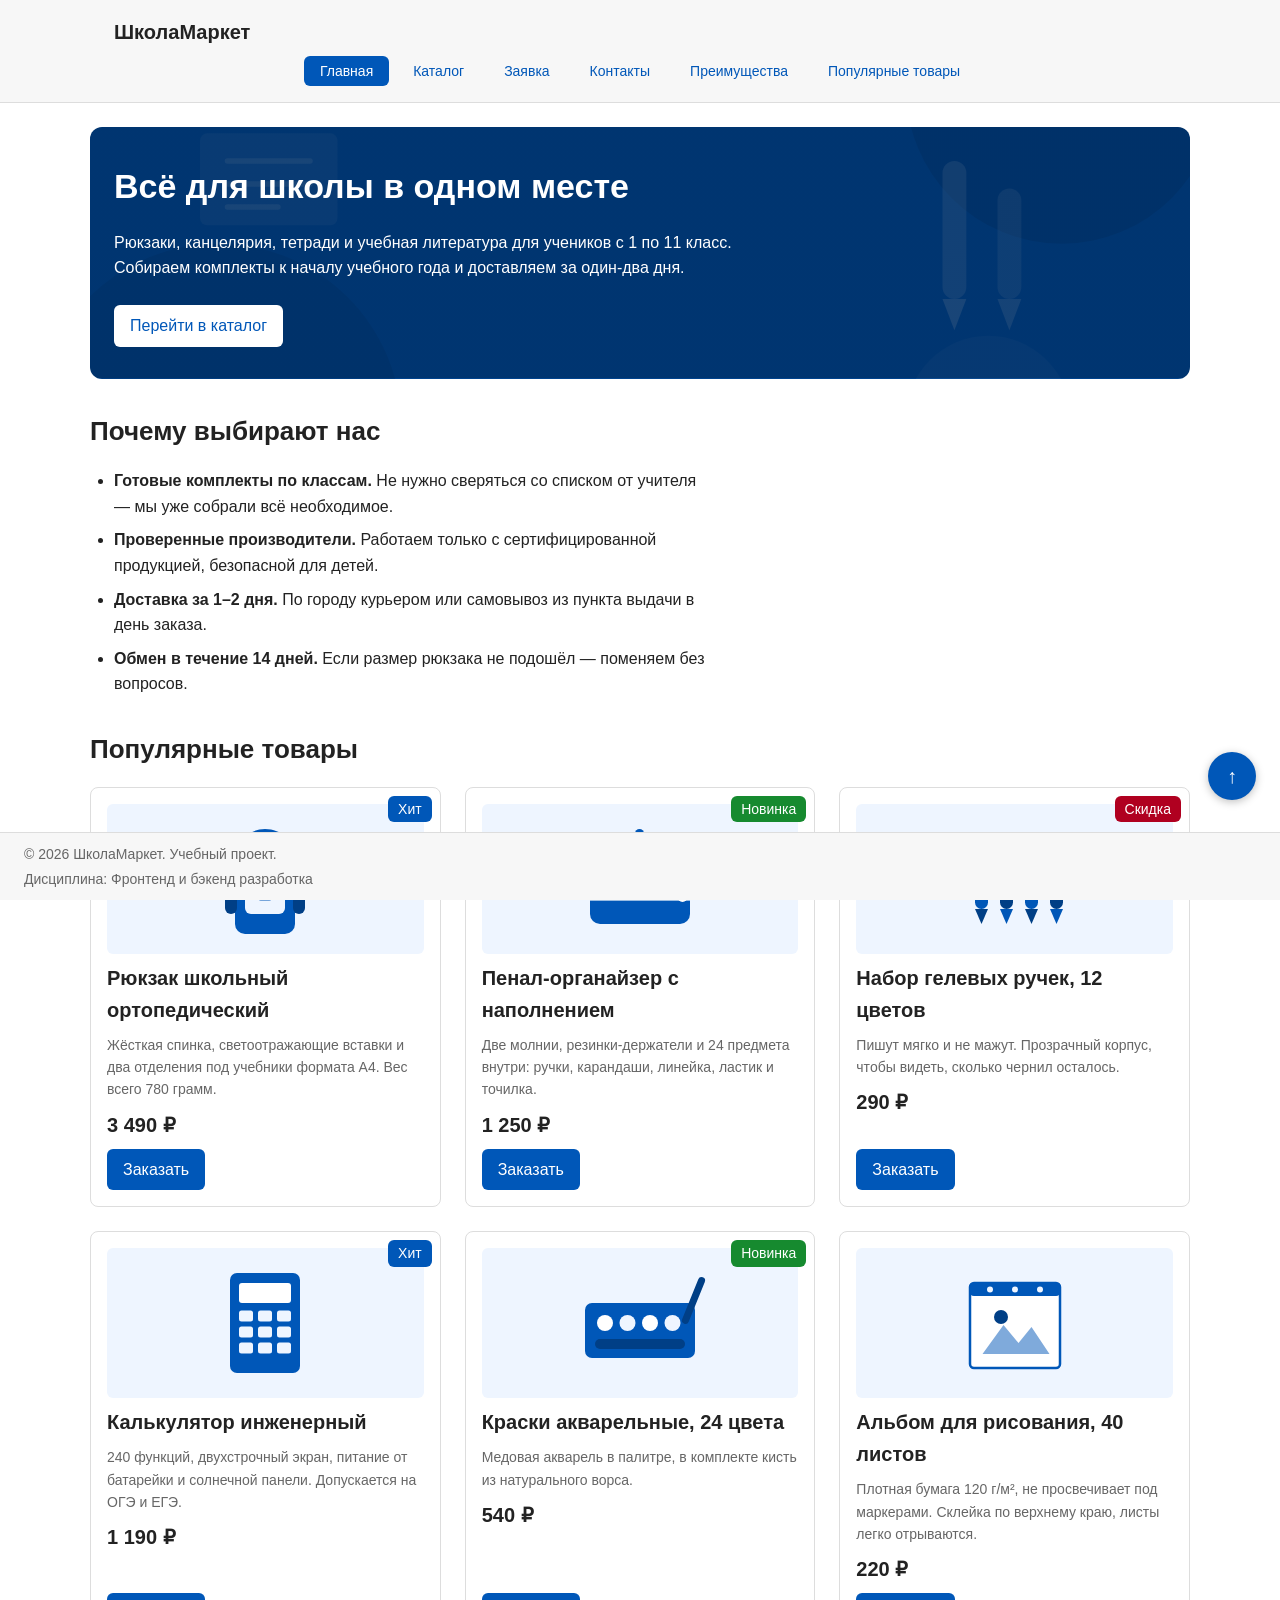
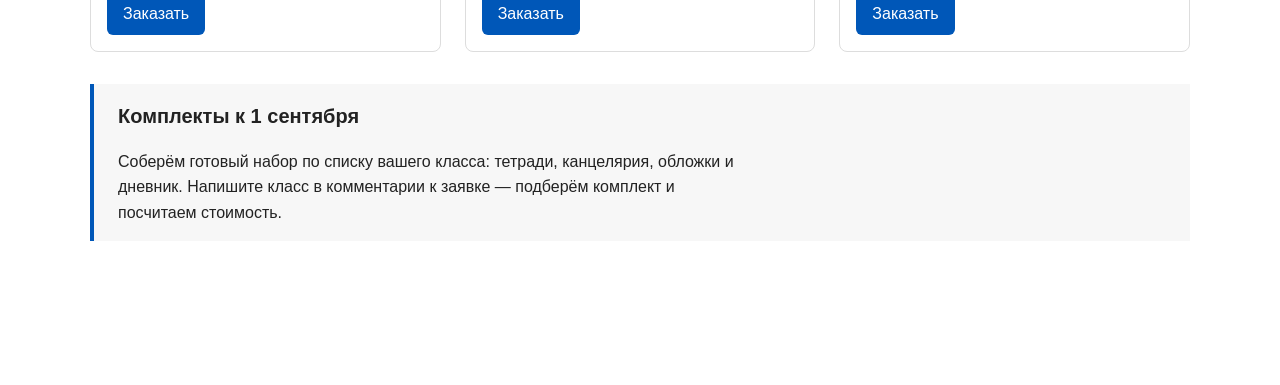
<file: index.html>
<!DOCTYPE html>
<html lang="ru">
<head>
  <meta charset="UTF-8">
  <meta name="viewport" content="width=device-width, initial-scale=1.0">
  <meta name="description" content="ШколаМаркет — школьные товары, канцелярия и учебная литература с доставкой.">
  <title>ШколаМаркет — школьные товары и канцелярия</title>
  <link rel="stylesheet" href="css/style.css">
  <script src="js/main.js" defer></script>
</head>
<body>
  <header class="site-header">
    <div class="site-header__inner">
      <a class="site-header__logo" href="index.html">ШколаМаркет</a>
      <nav class="site-nav" aria-label="Основная навигация">
        <ul class="site-nav__list">
          <li class="site-nav__item"><a class="site-nav__link site-nav__link--active" href="index.html">Главная</a></li>
          <li class="site-nav__item"><a class="site-nav__link" href="catalog.html">Каталог</a></li>
          <li class="site-nav__item"><a class="site-nav__link" href="order.html">Заявка</a></li>
          <li class="site-nav__item"><a class="site-nav__link" href="contacts.html">Контакты</a></li>
          <li class="site-nav__item"><a class="site-nav__link" href="index.html#advantages">Преимущества</a></li>
          <li class="site-nav__item"><a class="site-nav__link" href="index.html#popular">Популярные товары</a></li>
        </ul>
      </nav>
    </div>
  </header>

  <main>
    <section class="hero">
      <h1 class="hero__title">Всё для школы в одном месте</h1>
      <p class="hero__text">
        Рюкзаки, канцелярия, тетради и учебная литература для учеников
        с 1 по 11 класс. Собираем комплекты к началу учебного года
        и доставляем за один-два дня.
      </p>
      <a class="button button--primary hero__button" href="catalog.html">Перейти в каталог</a>
    </section>

    <section class="section" id="advantages">
      <h2 class="section__title">Почему выбирают нас</h2>
      <ul class="advantages-list">
        <li class="advantages-list__item">
          <strong>Готовые комплекты по классам.</strong> Не нужно сверяться
          со списком от учителя — мы уже собрали всё необходимое.
        </li>
        <li class="advantages-list__item">
          <strong>Проверенные производители.</strong> Работаем только
          с сертифицированной продукцией, безопасной для детей.
        </li>
        <li class="advantages-list__item">
          <strong>Доставка за 1–2 дня.</strong> По городу курьером
          или самовывоз из пункта выдачи в день заказа.
        </li>
        <li class="advantages-list__item">
          <strong>Обмен в течение 14 дней.</strong> Если размер рюкзака
          не подошёл — поменяем без вопросов.
        </li>
      </ul>
    </section>

    <section class="section" id="popular">
      <h2 class="section__title">Популярные товары</h2>
      <div class="products-grid">

        <article class="product-card">
          <span class="product-card__badge product-card__badge--hit">Хит</span>
          <img class="product-card__image" src="images/backpack.svg" width="400" height="300"
               alt="Синий школьный рюкзак с ортопедической спинкой">
          <h3 class="product-card__title">Рюкзак школьный ортопедический</h3>
          <p class="product-card__description">
            Жёсткая спинка, светоотражающие вставки и два отделения под
            учебники формата А4. Вес всего 780 грамм.
          </p>
          <p class="product-card__price">3 490 ₽</p>
          <button class="button button--primary product-card__button" type="button" data-product="Рюкзак школьный ортопедический">
            Заказать
          </button>
        </article>

        <article class="product-card">
          <span class="product-card__badge product-card__badge--new">Новинка</span>
          <img class="product-card__image" src="images/pencil-case.svg" width="400" height="300"
               alt="Синий пенал-органайзер с ручками и карандашами">
          <h3 class="product-card__title">Пенал-органайзер с наполнением</h3>
          <p class="product-card__description">
            Две молнии, резинки-держатели и 24 предмета внутри: ручки,
            карандаши, линейка, ластик и точилка.
          </p>
          <p class="product-card__price">1 250 ₽</p>
          <button class="button button--primary product-card__button" type="button" data-product="Пенал-органайзер с наполнением">
            Заказать
          </button>
        </article>

        <article class="product-card">
          <span class="product-card__badge product-card__badge--sale">Скидка</span>
          <img class="product-card__image" src="images/pens.svg" width="400" height="300"
               alt="Набор гелевых ручек разных цветов">
          <h3 class="product-card__title">Набор гелевых ручек, 12 цветов</h3>
          <p class="product-card__description">
            Пишут мягко и не мажут. Прозрачный корпус, чтобы видеть,
            сколько чернил осталось.
          </p>
          <p class="product-card__price">290 ₽</p>
          <button class="button button--primary product-card__button" type="button" data-product="Набор гелевых ручек, 12 цветов">
            Заказать
          </button>
        </article>
        
        <article class="product-card">
          <span class="product-card__badge product-card__badge--hit">Хит</span>
          <img class="product-card__image" src="images/calculator.svg" width="400" height="300"
               alt="Инженерный калькулятор с большим экраном">
          <h3 class="product-card__title">Калькулятор инженерный</h3>
          <p class="product-card__description">
            240 функций, двухстрочный экран, питание от батарейки
            и солнечной панели. Допускается на ОГЭ и ЕГЭ.
          </p>
          <p class="product-card__price">1 190 ₽</p>
          <button class="button button--primary product-card__button" type="button" data-product="Калькулятор инженерный">
            Заказать
          </button>
        </article>

        <article class="product-card">
          <span class="product-card__badge product-card__badge--new">Новинка</span>
          <img class="product-card__image" src="images/paints.svg" width="400" height="300"
               alt="Палитра акварельных красок с кистью">
          <h3 class="product-card__title">Краски акварельные, 24 цвета</h3>
          <p class="product-card__description">
            Медовая акварель в палитре, в комплекте кисть
            из натурального ворса.
          </p>
          <p class="product-card__price">540 ₽</p>
          <button class="button button--primary product-card__button" type="button" data-product="Краски акварельные, 24 цвета">
            Заказать
          </button>
        </article>

        <article class="product-card">
          <img class="product-card__image" src="images/album.svg" width="400" height="300"
               alt="Альбом для рисования на пружине">
          <h3 class="product-card__title">Альбом для рисования, 40 листов</h3>
          <p class="product-card__description">
            Плотная бумага 120 г/м², не просвечивает под маркерами.
            Склейка по верхнему краю, листы легко отрываются.
          </p>
          <p class="product-card__price">220 ₽</p>
          <button class="button button--primary product-card__button" type="button" data-product="Альбом для рисования, 40 листов">
            Заказать
          </button>
        </article>
      </div>
    </section>

    <aside class="aside-info">
      <h2 class="aside-info__title">Комплекты к 1 сентября</h2>
      <p class="aside-info__text">
        Соберём готовый набор по списку вашего класса: тетради, канцелярия,
        обложки и дневник. Напишите класс в комментарии к заявке — подберём
        комплект и посчитаем стоимость.
      </p>
    </aside>
  </main>

  <footer class="site-footer" id="contacts">
    <p>&copy; 2026 ШколаМаркет. Учебный проект.</p>
    <p>Дисциплина: Фронтенд и бэкенд разработка</p>
  </footer>

  <dialog class="order-dialog" id="order-dialog" aria-labelledby="order-dialog-title">
    <h2 class="order-dialog__title" id="order-dialog-title">Оформление заявки</h2>
    <form class="order-form" id="order-form" action="#" method="post" novalidate>
      <input id="selected-product" name="selected-product" type="hidden">

      <div class="order-form__field">
        <label class="order-form__label" for="order-name">Имя</label>
        <input class="order-form__input" id="order-name" name="name" type="text"
               placeholder="Введите ваше имя" minlength="2" autocomplete="given-name" required>
      </div>

      <div class="order-form__field">
        <label class="order-form__label" for="order-email">E-mail</label>
        <input class="order-form__input" id="order-email" name="email" type="email"
               placeholder="example@mail.ru" autocomplete="email" required>
      </div>

      <div class="order-form__field">
        <label class="order-form__label" for="order-phone">Телефон</label>
        <input class="order-form__input" id="order-phone" name="phone" type="tel" inputmode="tel"
               placeholder="+7 (900) 000-00-00" pattern="^\+7 \(\d{3}\) \d{3}-\d{2}-\d{2}$" required>
        <small class="order-form__hint">Формат: +7 (900) 000-00-00</small>
      </div>

      <div class="order-form__field">
        <label class="order-form__label" for="order-date">Дата связи</label>
        <input class="order-form__input" id="order-date" name="date" type="date">
      </div>

      <div class="order-form__field">
        <label class="order-form__label" for="order-topic">Тема заявки</label>
        <select class="order-form__select" id="order-topic" name="topic" required>
          <option value="">Выберите тему</option>
          <option value="product">Заказ товара</option>
          <option value="set">Комплект к 1 сентября</option>
          <option value="consultation">Консультация</option>
          <option value="delivery">Доставка</option>
        </select>
      </div>

      <div class="order-form__field">
        <label class="order-form__label" for="order-comment">Комментарий</label>
        <textarea class="order-form__textarea" id="order-comment" name="comment" rows="4"
                  placeholder="Класс, список от учителя, пожелания по заказу"></textarea>
      </div>

      <div class="order-form__field order-form__field--checkbox">
        <label class="order-form__label">
          <input class="order-form__checkbox" id="order-agreement" name="agreement" type="checkbox" required>
          Я согласен на обработку данных
        </label>
      </div>

      <div class="order-form__actions">
        <button class="button button--secondary" type="button" id="close-order-dialog">Закрыть</button>
        <button class="button button--primary" type="submit">Отправить заявку</button>
      </div>
    </form>
  </dialog>

  <p class="success-message" id="success-message" hidden>
    Заявка отправлена! Мы свяжемся с вами в течение рабочего дня.
  </p>

  <a class="scroll-top" href="#top" aria-label="Наверх">↑</a>
</body>
</html>
</file>
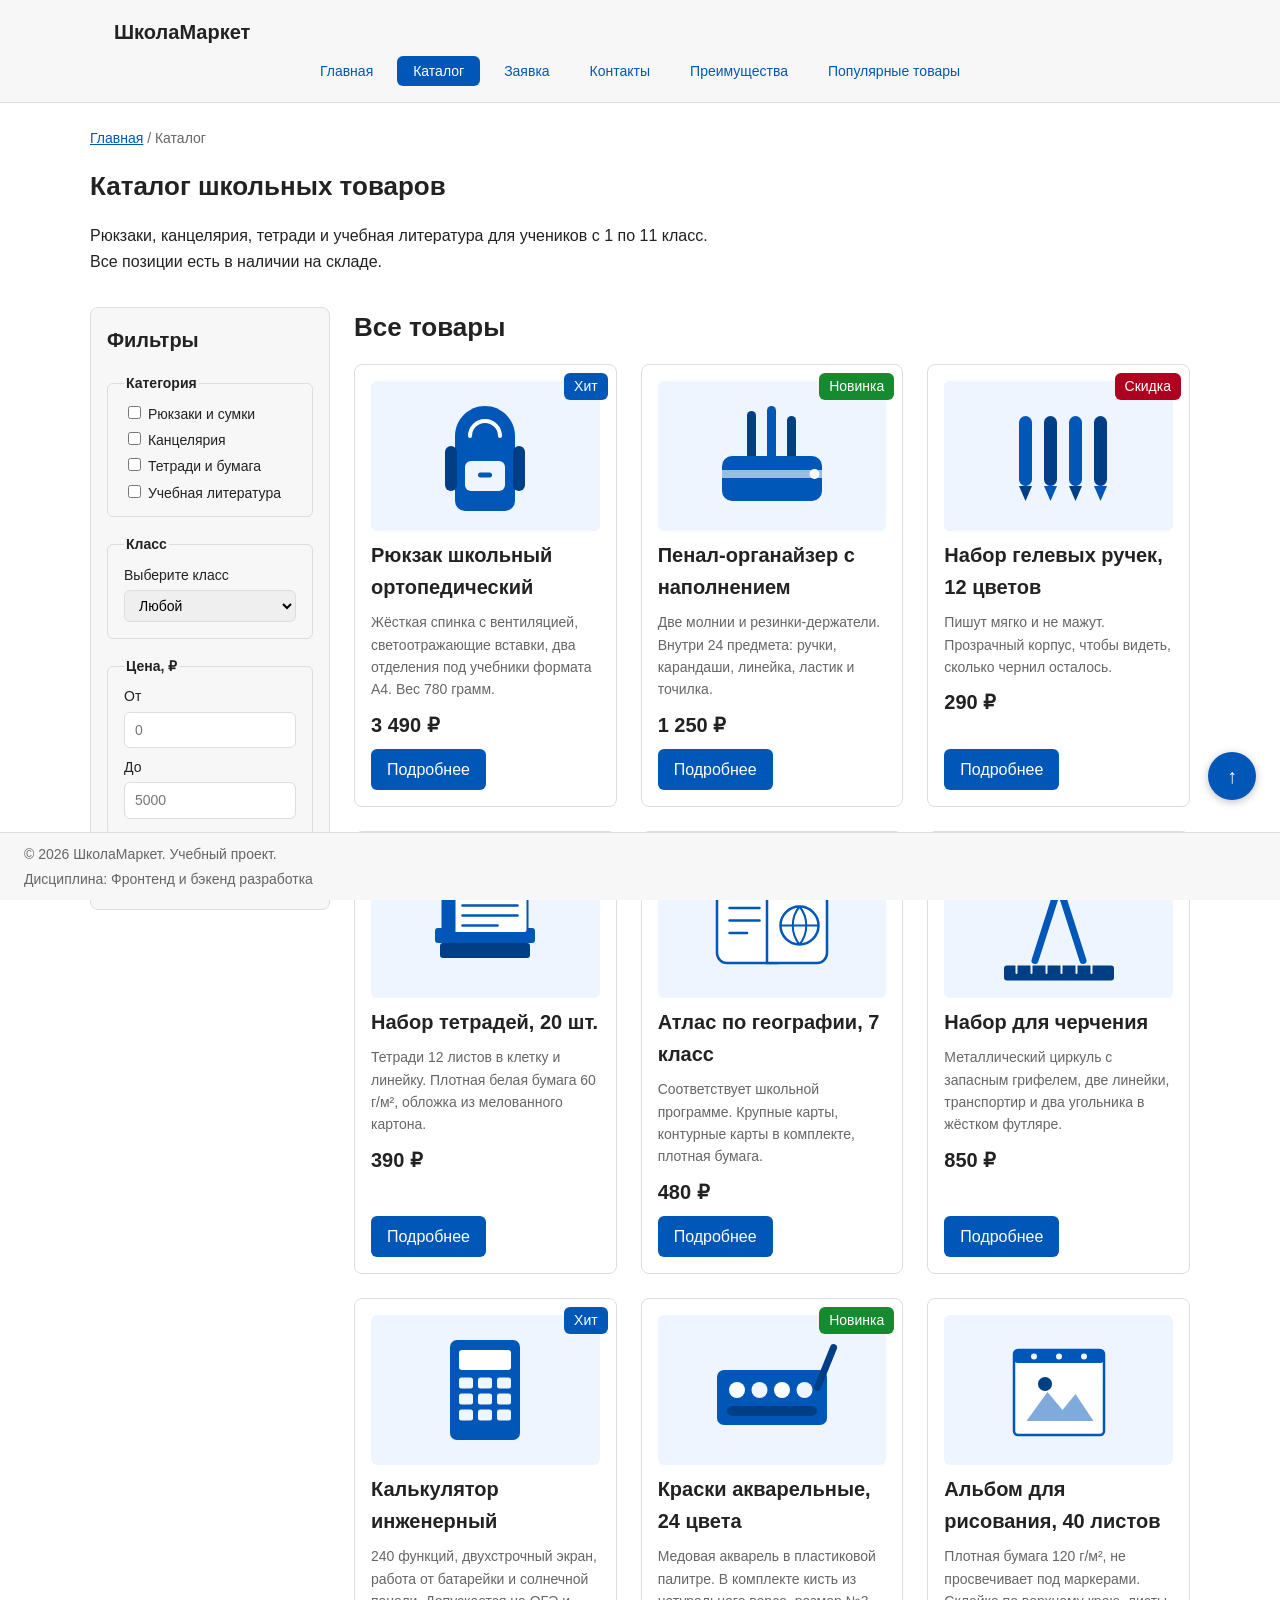
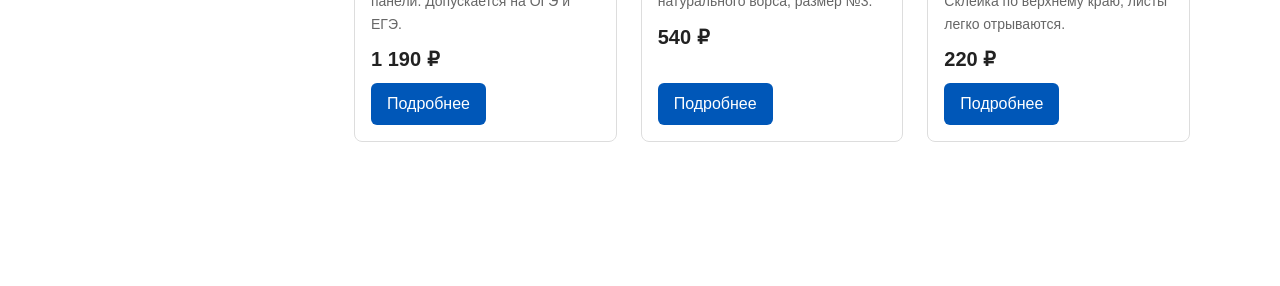
<file: catalog.html>
<!DOCTYPE html>
<html lang="ru">
<head>
  <meta charset="UTF-8">
  <meta name="viewport" content="width=device-width, initial-scale=1.0">
  <meta name="description" content="Каталог школьных товаров: рюкзаки, канцелярия, тетради и учебная литература.">
  <title>Каталог товаров — ШколаМаркет</title>
  <link rel="stylesheet" href="css/style.css">
</head>
<body>
  <header class="site-header">
    <div class="site-header__inner">
      <a class="site-header__logo" href="index.html">ШколаМаркет</a>
      <nav class="site-nav" aria-label="Основная навигация">
        <ul class="site-nav__list">
          <li class="site-nav__item"><a class="site-nav__link" href="index.html">Главная</a></li>
          <li class="site-nav__item"><a class="site-nav__link site-nav__link--active" href="catalog.html">Каталог</a></li>
          <li class="site-nav__item"><a class="site-nav__link" href="order.html">Заявка</a></li>
          <li class="site-nav__item"><a class="site-nav__link" href="contacts.html">Контакты</a></li>
          <li class="site-nav__item"><a class="site-nav__link" href="index.html#advantages">Преимущества</a></li>
          <li class="site-nav__item"><a class="site-nav__link" href="index.html#popular">Популярные товары</a></li>
        </ul>
      </nav>
    </div>
  </header>

  <main>
    <nav class="breadcrumbs" aria-label="Хлебные крошки">
      <a class="breadcrumbs__link" href="index.html">Главная</a>
      <span class="breadcrumbs__current">Каталог</span>
    </nav>

    <section class="section">
      <h1 class="section__title">Каталог школьных товаров</h1>
      <p>
        Рюкзаки, канцелярия, тетради и учебная литература для учеников
        с 1 по 11 класс. Все позиции есть в наличии на складе.
      </p>
    </section>

    <section class="catalog-layout">
      <aside class="catalog-filters">
        <h2 class="catalog-filters__title">Фильтры</h2>
        <form class="filters-form" action="#" method="get">
          <fieldset class="filters-form__group">
            <legend class="filters-form__legend">Категория</legend>
            <label class="filters-form__label">
              <input class="filters-form__checkbox" type="checkbox" name="category" value="backpacks">
              Рюкзаки и сумки
            </label>
            <label class="filters-form__label">
              <input class="filters-form__checkbox" type="checkbox" name="category" value="stationery">
              Канцелярия
            </label>
            <label class="filters-form__label">
              <input class="filters-form__checkbox" type="checkbox" name="category" value="notebooks">
              Тетради и бумага
            </label>
            <label class="filters-form__label">
              <input class="filters-form__checkbox" type="checkbox" name="category" value="books">
              Учебная литература
            </label>
          </fieldset>

          <fieldset class="filters-form__group">
            <legend class="filters-form__legend">Класс</legend>
            <label class="filters-form__label" for="grade">Выберите класс</label>
            <select class="filters-form__select" id="grade" name="grade">
              <option value="">Любой</option>
              <option value="1-4">1–4 класс</option>
              <option value="5-9">5–9 класс</option>
              <option value="10-11">10–11 класс</option>
            </select>
          </fieldset>

          <fieldset class="filters-form__group">
            <legend class="filters-form__legend">Цена, ₽</legend>
            <label class="filters-form__label" for="price-from">От</label>
            <input class="filters-form__input" id="price-from" name="price-from" type="number" min="0" placeholder="0">
            <label class="filters-form__label" for="price-to">До</label>
            <input class="filters-form__input" id="price-to" name="price-to" type="number" min="0" placeholder="5000">
          </fieldset>

          <button class="button button--primary" type="submit">Применить</button>
        </form>
      </aside>

      <section class="catalog-products">
        <h2 class="section__title">Все товары</h2>
        <div class="products-grid">

          <article class="product-card">
            <span class="product-card__badge product-card__badge--hit">Хит</span>
            <img class="product-card__image" src="images/backpack.svg" width="400" height="300"
                 alt="Синий школьный рюкзак с ортопедической спинкой">
            <h3 class="product-card__title">Рюкзак школьный ортопедический</h3>
            <p class="product-card__description">
              Жёсткая спинка с вентиляцией, светоотражающие вставки,
              два отделения под учебники формата А4. Вес 780 грамм.
            </p>
            <p class="product-card__price">3 490 ₽</p>
            <a class="button button--primary product-card__button" href="product.html">Подробнее</a>
          </article>

          <article class="product-card">
            <span class="product-card__badge product-card__badge--new">Новинка</span>
            <img class="product-card__image" src="images/pencil-case.svg" width="400" height="300"
                 alt="Синий пенал-органайзер с ручками и карандашами">
            <h3 class="product-card__title">Пенал-органайзер с наполнением</h3>
            <p class="product-card__description">
              Две молнии и резинки-держатели. Внутри 24 предмета:
              ручки, карандаши, линейка, ластик и точилка.
            </p>
            <p class="product-card__price">1 250 ₽</p>
            <a class="button button--primary product-card__button" href="product.html">Подробнее</a>
          </article>

          <article class="product-card">
            <span class="product-card__badge product-card__badge--sale">Скидка</span>
            <img class="product-card__image" src="images/pens.svg" width="400" height="300"
                 alt="Набор гелевых ручек разных цветов">
            <h3 class="product-card__title">Набор гелевых ручек, 12 цветов</h3>
            <p class="product-card__description">
              Пишут мягко и не мажут. Прозрачный корпус, чтобы видеть,
              сколько чернил осталось.
            </p>
            <p class="product-card__price">290 ₽</p>
            <a class="button button--primary product-card__button" href="product.html">Подробнее</a>
          </article>

          <article class="product-card">
            <img class="product-card__image" src="images/notebooks.svg" width="400" height="300"
                 alt="Стопка школьных тетрадей в клетку и линейку">
            <h3 class="product-card__title">Набор тетрадей, 20 шт.</h3>
            <p class="product-card__description">
              Тетради 12 листов в клетку и линейку. Плотная белая бумага
              60 г/м², обложка из мелованного картона.
            </p>
            <p class="product-card__price">390 ₽</p>
            <a class="button button--primary product-card__button" href="product.html">Подробнее</a>
          </article>

          <article class="product-card">
            <img class="product-card__image" src="images/atlas.svg" width="400" height="300"
                 alt="Открытый атлас по географии с изображением глобуса">
            <h3 class="product-card__title">Атлас по географии, 7 класс</h3>
            <p class="product-card__description">
              Соответствует школьной программе. Крупные карты, контурные
              карты в комплекте, плотная бумага.
            </p>
            <p class="product-card__price">480 ₽</p>
            <a class="button button--primary product-card__button" href="product.html">Подробнее</a>
          </article>

          <article class="product-card">
            <img class="product-card__image" src="images/drawing-set.svg" width="400" height="300"
                 alt="Циркуль и линейка из набора для черчения">
            <h3 class="product-card__title">Набор для черчения</h3>
            <p class="product-card__description">
              Металлический циркуль с запасным грифелем, две линейки,
              транспортир и два угольника в жёстком футляре.
            </p>
            <p class="product-card__price">850 ₽</p>
            <a class="button button--primary product-card__button" href="product.html">Подробнее</a>
          </article>
          
          <article class="product-card">
            <span class="product-card__badge product-card__badge--hit">Хит</span>
            <img class="product-card__image" src="images/calculator.svg" width="400" height="300"
                 alt="Инженерный калькулятор с большим экраном">
            <h3 class="product-card__title">Калькулятор инженерный</h3>
            <p class="product-card__description">
              240 функций, двухстрочный экран, работа от батарейки
              и солнечной панели. Допускается на ОГЭ и ЕГЭ.
            </p>
            <p class="product-card__price">1 190 ₽</p>
            <a class="button button--primary product-card__button" href="product.html">Подробнее</a>
          </article>

          <article class="product-card">
            <span class="product-card__badge product-card__badge--new">Новинка</span>
            <img class="product-card__image" src="images/paints.svg" width="400" height="300"
                 alt="Палитра акварельных красок с кистью">
            <h3 class="product-card__title">Краски акварельные, 24 цвета</h3>
            <p class="product-card__description">
              Медовая акварель в пластиковой палитре. В комплекте кисть
              из натурального ворса, размер №3.
            </p>
            <p class="product-card__price">540 ₽</p>
            <a class="button button--primary product-card__button" href="product.html">Подробнее</a>
          </article>

          <article class="product-card">
            <img class="product-card__image" src="images/album.svg" width="400" height="300"
                 alt="Альбом для рисования на пружине">
            <h3 class="product-card__title">Альбом для рисования, 40 листов</h3>
            <p class="product-card__description">
              Плотная бумага 120 г/м², не просвечивает под маркерами.
              Склейка по верхнему краю, листы легко отрываются.
            </p>
            <p class="product-card__price">220 ₽</p>
            <a class="button button--primary product-card__button" href="product.html">Подробнее</a>
          </article>
          
        </div>
      </section>
    </section>
  </main>

  <footer class="site-footer">
    <p>&copy; 2026 ШколаМаркет. Учебный проект.</p>
    <p>Дисциплина: Фронтенд и бэкенд разработка</p>
  </footer>

  <a class="scroll-top" href="#top" aria-label="Наверх">↑</a>
</body>
</html>
</file>
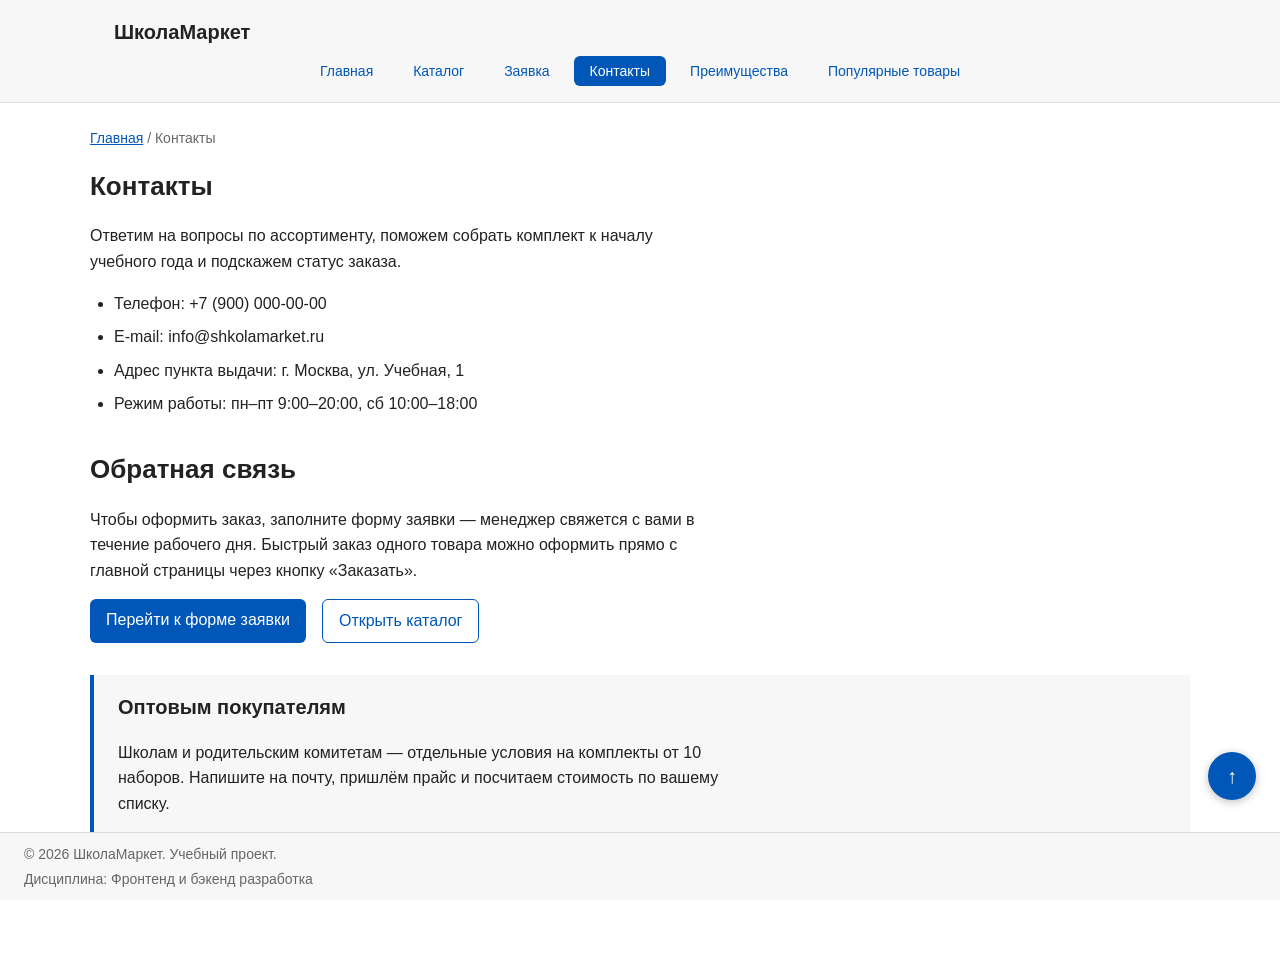
<file: contacts.html>
<!DOCTYPE html>
<html lang="ru">
<head>
  <meta charset="UTF-8">
  <meta name="viewport" content="width=device-width, initial-scale=1.0">
  <meta name="description" content="Контакты магазина школьных товаров ШколаМаркет: телефон, почта, адрес и режим работы.">
  <title>Контакты — ШколаМаркет</title>
  <link rel="stylesheet" href="css/style.css">
</head>
<body>
  <header class="site-header">
    <div class="site-header__inner">
      <a class="site-header__logo" href="index.html">ШколаМаркет</a>
      <nav class="site-nav" aria-label="Основная навигация">
        <ul class="site-nav__list">
          <li class="site-nav__item"><a class="site-nav__link" href="index.html">Главная</a></li>
          <li class="site-nav__item"><a class="site-nav__link" href="catalog.html">Каталог</a></li>
          <li class="site-nav__item"><a class="site-nav__link" href="order.html">Заявка</a></li>
          <li class="site-nav__item"><a class="site-nav__link site-nav__link--active" href="contacts.html">Контакты</a></li>
          <li class="site-nav__item"><a class="site-nav__link" href="index.html#advantages">Преимущества</a></li>
          <li class="site-nav__item"><a class="site-nav__link" href="index.html#popular">Популярные товары</a></li>
        </ul>
      </nav>
    </div>
  </header>

  <main>
    <nav class="breadcrumbs" aria-label="Хлебные крошки">
      <a class="breadcrumbs__link" href="index.html">Главная</a>
      <span class="breadcrumbs__current">Контакты</span>
    </nav>

    <section class="section">
      <h1 class="section__title">Контакты</h1>
      <p>
        Ответим на вопросы по ассортименту, поможем собрать комплект
        к началу учебного года и подскажем статус заказа.
      </p>
      <ul class="contacts-list">
        <li class="contacts-list__item">Телефон: +7 (900) 000-00-00</li>
        <li class="contacts-list__item">E-mail: info@shkolamarket.ru</li>
        <li class="contacts-list__item">Адрес пункта выдачи: г. Москва, ул. Учебная, 1</li>
        <li class="contacts-list__item">Режим работы: пн–пт 9:00–20:00, сб 10:00–18:00</li>
      </ul>
    </section>

    <section class="section" id="feedback">
      <h2 class="section__title">Обратная связь</h2>
      <p>
        Чтобы оформить заказ, заполните форму заявки — менеджер свяжется
        с вами в течение рабочего дня. Быстрый заказ одного товара можно
        оформить прямо с главной страницы через кнопку «Заказать».
      </p>
      <div class="product__actions">
        <a class="button button--primary" href="order.html">Перейти к форме заявки</a>
        <a class="button button--secondary" href="catalog.html">Открыть каталог</a>
      </div>
    </section>

    <aside class="aside-info">
      <h2 class="aside-info__title">Оптовым покупателям</h2>
      <p class="aside-info__text">
        Школам и родительским комитетам — отдельные условия на комплекты
        от 10 наборов. Напишите на почту, пришлём прайс и посчитаем
        стоимость по вашему списку.
      </p>
    </aside>
  </main>

  <footer class="site-footer">
    <p>&copy; 2026 ШколаМаркет. Учебный проект.</p>
    <p>Дисциплина: Фронтенд и бэкенд разработка</p>
  </footer>

  <a class="scroll-top" href="#top" aria-label="Наверх">↑</a>
</body>
</html>
</file>
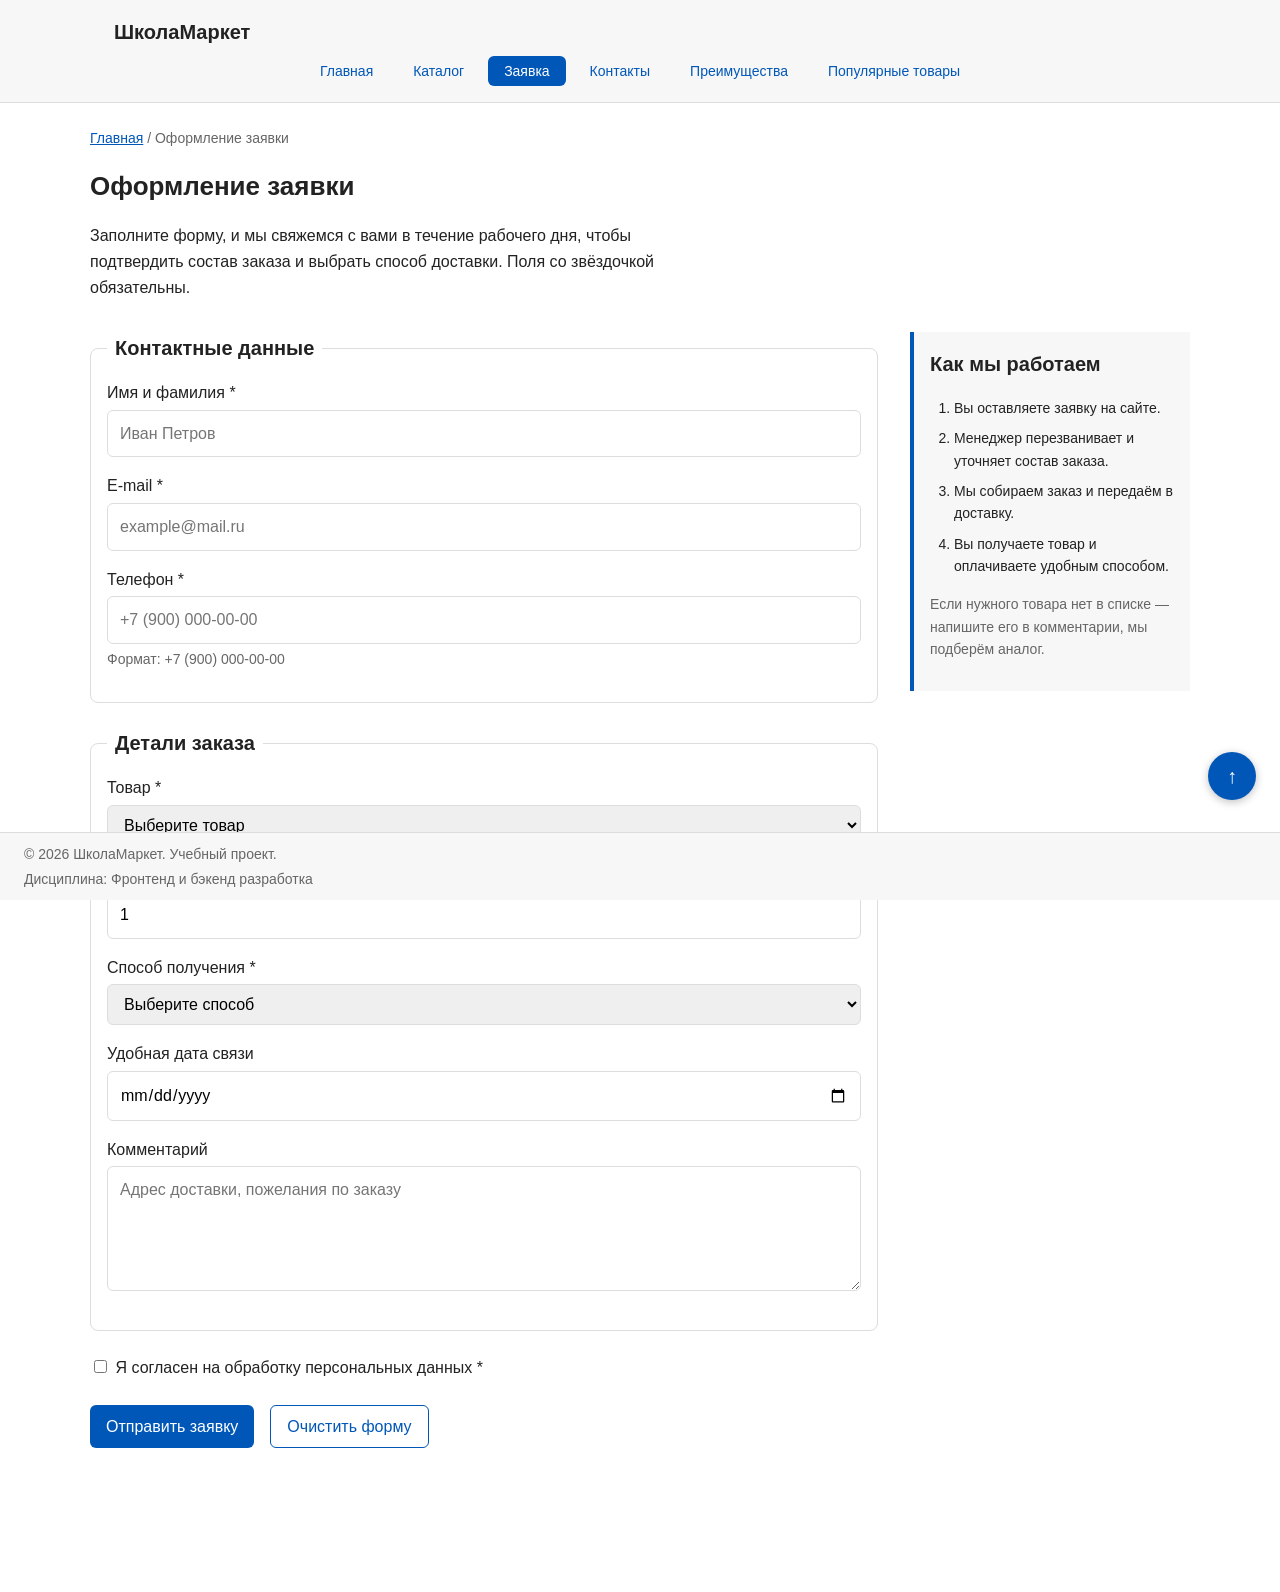
<file: order.html>
<!DOCTYPE html>
<html lang="ru">
<head>
  <meta charset="UTF-8">
  <meta name="viewport" content="width=device-width, initial-scale=1.0">
  <meta name="description" content="Оформление заявки на школьные товары в магазине ШколаМаркет.">
  <title>Оформление заявки — ШколаМаркет</title>
  <link rel="stylesheet" href="css/style.css">
</head>
<body>
  <header class="site-header">
    <div class="site-header__inner">
      <a class="site-header__logo" href="index.html">ШколаМаркет</a>
      <nav class="site-nav" aria-label="Основная навигация">
        <ul class="site-nav__list">
          <li class="site-nav__item"><a class="site-nav__link" href="index.html">Главная</a></li>
          <li class="site-nav__item"><a class="site-nav__link" href="catalog.html">Каталог</a></li>
          <li class="site-nav__item"><a class="site-nav__link site-nav__link--active" href="order.html">Заявка</a></li>
          <li class="site-nav__item"><a class="site-nav__link" href="contacts.html">Контакты</a></li>
          <li class="site-nav__item"><a class="site-nav__link" href="index.html#advantages">Преимущества</a></li>
          <li class="site-nav__item"><a class="site-nav__link" href="index.html#popular">Популярные товары</a></li>
        </ul>
      </nav>
    </div>
  </header>

  <main>
    <nav class="breadcrumbs" aria-label="Хлебные крошки">
      <a class="breadcrumbs__link" href="index.html">Главная</a>
      <span class="breadcrumbs__current">Оформление заявки</span>
    </nav>

    <section class="section">
      <h1 class="section__title">Оформление заявки</h1>
      <p>
        Заполните форму, и мы свяжемся с вами в течение рабочего дня,
        чтобы подтвердить состав заказа и выбрать способ доставки.
        Поля со звёздочкой обязательны.
      </p>
    </section>

    <section class="order-layout">
      <div class="order-layout__form">
        <form class="order-form" action="#" method="post">
          <fieldset class="order-form__group">
            <legend class="order-form__legend">Контактные данные</legend>

            <div class="order-form__field">
              <label class="order-form__label" for="client-name">Имя и фамилия *</label>
              <input
                class="order-form__input"
                id="client-name"
                name="name"
                type="text"
                placeholder="Иван Петров"
                minlength="2"
                autocomplete="name"
                required
              >
            </div>

            <div class="order-form__field">
              <label class="order-form__label" for="client-email">E-mail *</label>
              <input
                class="order-form__input"
                id="client-email"
                name="email"
                type="email"
                placeholder="example@mail.ru"
                autocomplete="email"
                required
              >
            </div>

            <div class="order-form__field">
              <label class="order-form__label" for="client-phone">Телефон *</label>
              <input
                class="order-form__input"
                id="client-phone"
                name="phone"
                type="tel"
                inputmode="tel"
                placeholder="+7 (900) 000-00-00"
                pattern="^\+7 \(\d{3}\) \d{3}-\d{2}-\d{2}$"
                autocomplete="tel"
                required
              >
              <small class="order-form__hint">Формат: +7 (900) 000-00-00</small>
            </div>
          </fieldset>

          <fieldset class="order-form__group">
            <legend class="order-form__legend">Детали заказа</legend>

            <div class="order-form__field">
              <label class="order-form__label" for="order-product">Товар *</label>
              <select class="order-form__select" id="order-product" name="product" required>
                <option value="">Выберите товар</option>
                <option value="backpack">Рюкзак школьный ортопедический — 3 490 ₽</option>
                <option value="pencil-case">Пенал-органайзер с наполнением — 1 250 ₽</option>
                <option value="pens">Набор гелевых ручек, 12 цветов — 290 ₽</option>
                <option value="notebooks">Набор тетрадей, 20 шт. — 390 ₽</option>
                <option value="atlas">Атлас по географии, 7 класс — 480 ₽</option>
                <option value="drawing-set">Набор для черчения — 850 ₽</option>
              </select>
            </div>

            <div class="order-form__field">
              <label class="order-form__label" for="order-amount">Количество</label>
              <input
                class="order-form__input"
                id="order-amount"
                name="amount"
                type="number"
                min="1"
                max="50"
                value="1"
              >
            </div>

            <div class="order-form__field">
              <label class="order-form__label" for="order-delivery">Способ получения *</label>
              <select class="order-form__select" id="order-delivery" name="delivery" required>
                <option value="">Выберите способ</option>
                <option value="pickup">Самовывоз из пункта выдачи</option>
                <option value="courier">Доставка курьером</option>
                <option value="post">Почта России</option>
              </select>
            </div>

            <div class="order-form__field">
              <label class="order-form__label" for="order-date">Удобная дата связи</label>
              <input class="order-form__input" id="order-date" name="date" type="date">
            </div>

            <div class="order-form__field">
              <label class="order-form__label" for="order-note">Комментарий</label>
              <textarea
                class="order-form__textarea"
                id="order-note"
                name="comment"
                rows="4"
                placeholder="Адрес доставки, пожелания по заказу"
              ></textarea>
            </div>
          </fieldset>

          <div class="order-form__field order-form__field--checkbox">
            <label class="order-form__label">
              <input class="order-form__checkbox" id="order-agree" name="agreement" type="checkbox" required>
              Я согласен на обработку персональных данных *
            </label>
          </div>

          <div class="order-form__actions">
            <button class="button button--primary" type="submit">Отправить заявку</button>
            <button class="button button--secondary" type="reset">Очистить форму</button>
          </div>
        </form>
      </div>

      <aside class="order-layout__info">
        <h2 class="order-info__title">Как мы работаем</h2>
        <ol class="order-steps">
          <li class="order-steps__item">Вы оставляете заявку на сайте.</li>
          <li class="order-steps__item">Менеджер перезванивает и уточняет состав заказа.</li>
          <li class="order-steps__item">Мы собираем заказ и передаём в доставку.</li>
          <li class="order-steps__item">Вы получаете товар и оплачиваете удобным способом.</li>
        </ol>
        <p class="order-info__text">
          Если нужного товара нет в списке — напишите его в комментарии,
          мы подберём аналог.
        </p>
      </aside>
    </section>
  </main>

  <footer class="site-footer">
    <p>&copy; 2026 ШколаМаркет. Учебный проект.</p>
    <p>Дисциплина: Фронтенд и бэкенд разработка</p>
  </footer>

  <a class="scroll-top" href="#top" aria-label="Наверх">↑</a>
</body>
</html>
</file>
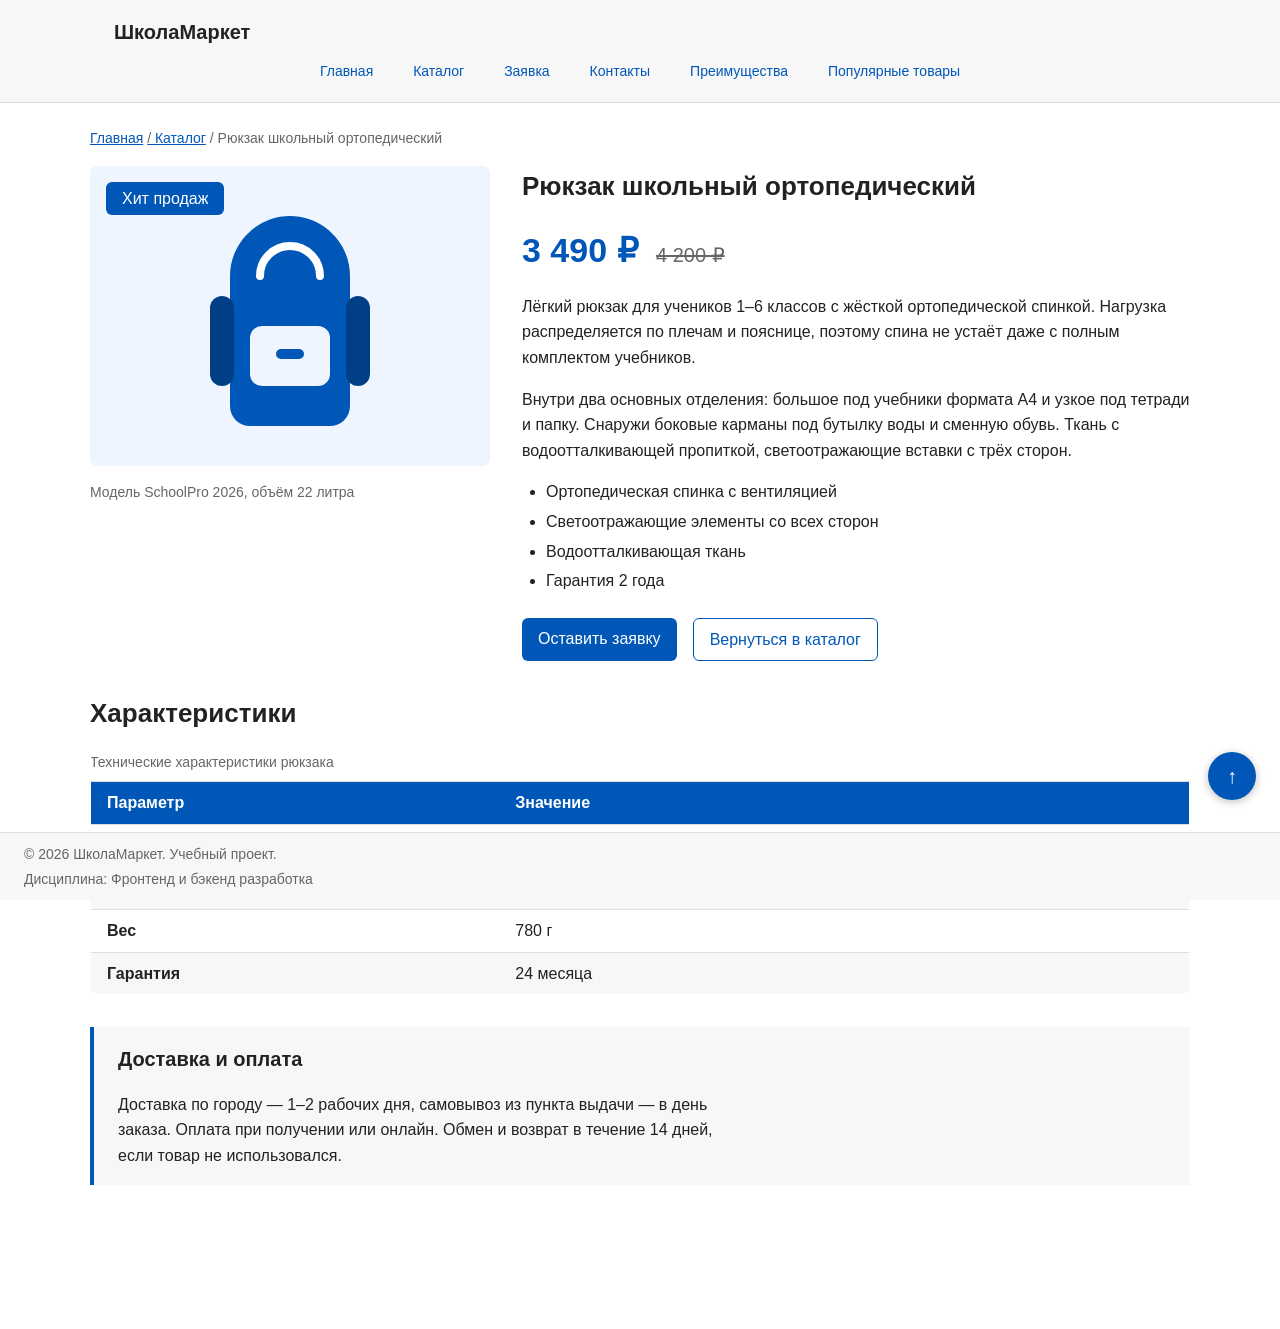
<file: product.html>
<!DOCTYPE html>
<html lang="ru">
<head>
  <meta charset="UTF-8">
  <meta name="viewport" content="width=device-width, initial-scale=1.0">
  <meta name="description" content="Рюкзак школьный ортопедический: характеристики, описание и цена в магазине ШколаМаркет.">
  <title>Рюкзак школьный ортопедический — ШколаМаркет</title>
  <link rel="stylesheet" href="css/style.css">
</head>
<body>
  <header class="site-header">
    <div class="site-header__inner">
      <a class="site-header__logo" href="index.html">ШколаМаркет</a>
      <nav class="site-nav" aria-label="Основная навигация">
        <ul class="site-nav__list">
          <li class="site-nav__item"><a class="site-nav__link" href="index.html">Главная</a></li>
          <li class="site-nav__item"><a class="site-nav__link" href="catalog.html">Каталог</a></li>
          <li class="site-nav__item"><a class="site-nav__link" href="order.html">Заявка</a></li>
          <li class="site-nav__item"><a class="site-nav__link" href="contacts.html">Контакты</a></li>
          <li class="site-nav__item"><a class="site-nav__link" href="index.html#advantages">Преимущества</a></li>
          <li class="site-nav__item"><a class="site-nav__link" href="index.html#popular">Популярные товары</a></li>
        </ul>
      </nav>
    </div>
  </header>

  <main>
    <nav class="breadcrumbs" aria-label="Хлебные крошки">
      <a class="breadcrumbs__link" href="index.html">Главная</a>
      <a class="breadcrumbs__link breadcrumbs__link--inner" href="catalog.html">Каталог</a>
      <span class="breadcrumbs__current">Рюкзак школьный ортопедический</span>
    </nav>

    <section class="product">
      <figure class="product__media">
        <span class="product__badge">Хит продаж</span>
        <img class="product__image" src="images/backpack.svg" width="400" height="300"
             alt="Синий школьный рюкзак с ортопедической спинкой">
        <figcaption class="product__caption">Модель SchoolPro 2026, объём 22 литра</figcaption>
      </figure>

      <div class="product__info">
        <h1 class="product__title">Рюкзак школьный ортопедический</h1>

        <p class="product__price">
          3 490 ₽
          <span class="product__price-old">4 200 ₽</span>
        </p>

        <p class="product__text">
          Лёгкий рюкзак для учеников 1–6 классов с жёсткой ортопедической
          спинкой. Нагрузка распределяется по плечам и пояснице, поэтому
          спина не устаёт даже с полным комплектом учебников.
        </p>

        <p class="product__text">
          Внутри два основных отделения: большое под учебники формата А4 и
          узкое под тетради и папку. Снаружи боковые карманы под бутылку воды
          и сменную обувь. Ткань с водоотталкивающей пропиткой, светоотражающие
          вставки с трёх сторон.
        </p>

        <ul class="product__features">
          <li class="product__feature">Ортопедическая спинка с вентиляцией</li>
          <li class="product__feature">Светоотражающие элементы со всех сторон</li>
          <li class="product__feature">Водоотталкивающая ткань</li>
          <li class="product__feature">Гарантия 2 года</li>
        </ul>

        <div class="product__actions">
          <a class="button button--primary" href="order.html">Оставить заявку</a>
          <a class="button button--secondary" href="catalog.html">Вернуться в каталог</a>
        </div>
      </div>
    </section>

    <section class="section">
      <h2 class="section__title">Характеристики</h2>
      <table class="product-table">
        <caption class="product-table__caption">Технические характеристики рюкзака</caption>
        <thead class="product-table__head">
          <tr>
            <th class="product-table__cell" scope="col">Параметр</th>
            <th class="product-table__cell" scope="col">Значение</th>
          </tr>
        </thead>
                <tbody>
          <tr class="product-table__row">
            <th class="product-table__cell" scope="row">Возраст</th>
            <td class="product-table__cell">7–13 лет (1–6 класс)</td>
          </tr>
          <tr class="product-table__row">
            <th class="product-table__cell" scope="row">Объём</th>
            <td class="product-table__cell">22 литра</td>
          </tr>
          <tr class="product-table__row">
            <th class="product-table__cell" scope="row">Вес</th>
            <td class="product-table__cell">780 г</td>
          </tr>
          <tr class="product-table__row">
            <th class="product-table__cell" scope="row">Гарантия</th>
            <td class="product-table__cell">24 месяца</td>
          </tr>
        </tbody>
      </table>
    </section>

    <aside class="aside-info">
      <h2 class="aside-info__title">Доставка и оплата</h2>
      <p class="aside-info__text">
        Доставка по городу — 1–2 рабочих дня, самовывоз из пункта выдачи —
        в день заказа. Оплата при получении или онлайн. Обмен и возврат
        в течение 14 дней, если товар не использовался.
      </p>
    </aside>

  </main>

  <footer class="site-footer">
    <p>&copy; 2026 ШколаМаркет. Учебный проект.</p>
    <p>Дисциплина: Фронтенд и бэкенд разработка</p>
  </footer>

  <a class="scroll-top" href="#top" aria-label="Наверх">↑</a>
</body>
</html>
</file>
<file: css/style.css>
/* ===============================
   1. Переменные проекта
   =============================== */
:root {
  /* Цвета */
  --color-bg: #ffffff;
  --color-text: #222222;
  --color-muted: #666666;
  --color-primary: #0057b8;
  --color-primary-dark: #003f86;
  --color-border: #dddddd;
  --color-surface: #f7f7f7;
  --color-surface-accent: #eef5ff;
  --color-danger: #b00020;
  --color-success: #168a2f;
  --color-success-bg: #eefaf0;
  --color-white: #ffffff;

  /* Отступы */
  --space-xs: 4px;
  --space-sm: 8px;
  --space-md: 16px;
  --space-lg: 24px;
  --space-xl: 32px;

  /* Шкала размеров текста */
  --text-sm: 14px;
  --text-base: 16px;
  --text-lg: 20px;
  --text-xl: 26px;
  --text-2xl: 34px;

  /* Скругления */
  --radius-sm: 6px;
  --radius-md: 8px;
  --radius-lg: 12px;

  /* Размеры */
  --container-width: 1100px;
}

/* ===============================
   2. Базовые стили
   =============================== */
html {
  scroll-behavior: smooth;
}

:target {
  outline: 2px dashed var(--color-primary);
  outline-offset: 4px;
}

* {
  box-sizing: border-box;
}

body {
  margin: 0;
  font-family: Arial, sans-serif;
  font-size: var(--text-base);
  line-height: 1.6;
  color: var(--color-text);
  background-color: var(--color-bg);
  padding-bottom: 88px;
}

/* Картинки никогда не шире своего контейнера */
img {
  max-width: 100%;
  height: auto;
}

main {
  padding: var(--space-lg);
}

a {
  color: var(--color-primary);
}

a:hover {
  color: var(--color-primary-dark);
}

a:focus-visible {
  outline: 2px solid var(--color-primary);
  outline-offset: 3px;
}

/* ===============================
   3. Блок button
   =============================== */
.button {
  display: inline-block;
  padding: var(--space-sm) var(--space-md);
  border: none;
  border-radius: var(--radius-sm);
  font: inherit;
  font-size: var(--text-base);
  text-decoration: none;
  cursor: pointer;
}

.button--primary {
  color: var(--color-white);
  background-color: var(--color-primary);
}

.button--primary:hover {
  color: var(--color-white);
  background-color: var(--color-primary-dark);
}

.button--secondary {
  color: var(--color-primary);
  background-color: transparent;
  border: 1px solid var(--color-primary);
}

.button--secondary:hover {
  color: var(--color-white);
  background-color: var(--color-primary);
}

.button:focus-visible {
  outline: 2px solid var(--color-primary);
  outline-offset: 3px;
}

.button:disabled,
.button--disabled {
  opacity: 0.6;
  cursor: not-allowed;
}

/* ===============================
   4. Блок site-header (прилипает)
   =============================== */
.site-header {
  position: sticky;
  top: 0;
  z-index: 10;
  background-color: var(--color-surface);
  border-bottom: 1px solid var(--color-border);
}

.site-header__inner {
  max-width: var(--container-width);
  margin: 0 auto;
  padding: var(--space-md) var(--space-lg);
}

.site-header__logo {
  font-size: var(--text-lg);
  font-weight: 700;
  color: var(--color-text);
  text-decoration: none;
}

/* ===============================
   5. Блок site-nav
   =============================== */
.site-nav__list {
  display: flex;
  flex-wrap: wrap;
  justify-content: center;
  align-items: center;
  gap: var(--space-sm);
  padding: 0;
  margin: var(--space-sm) 0 0;
  list-style: none;
}

.site-nav__link {
  display: inline-block;
  padding: var(--space-xs) var(--space-md);
  font-size: var(--text-sm);
  color: var(--color-primary);
  text-decoration: none;
  border-radius: var(--radius-sm);
}

.site-nav__link:hover {
  color: var(--color-white);
  background-color: var(--color-primary);
}

.site-nav__link:focus-visible {
  outline: 2px solid var(--color-primary);
  outline-offset: 3px;
}

.site-nav__link--active {
  color: var(--color-white);
  background-color: var(--color-primary);
}

/* ===============================
   6. Блок breadcrumbs
   =============================== */
.breadcrumbs {
  max-width: var(--container-width);
  margin: 0 auto var(--space-md);
  font-size: var(--text-sm);
  color: var(--color-muted);
}

.breadcrumbs__link {
  color: var(--color-primary);
}

.breadcrumbs__link--inner::before,
.breadcrumbs__current::before {
  content: " / ";
  color: var(--color-muted);
}

/* ===============================
   7. Блок hero
   =============================== */
.hero {
  position: relative;
  max-width: var(--container-width);
  margin: 0 auto var(--space-xl);
  padding: var(--space-xl) var(--space-lg);
  background-image:
    linear-gradient(rgba(0, 40, 85, 0.72), rgba(0, 40, 85, 0.72)),
    url("../images/hero-bg.svg");
  background-size: cover;
  background-position: center;
  background-repeat: no-repeat;
  border-radius: var(--radius-lg);
  color: var(--color-white);
}

.hero__button {
  color: var(--color-primary);
  background-color: var(--color-white);
}

.hero__button:hover {
  color: var(--color-primary-dark);
  background-color: var(--color-surface-accent);
}

.hero__title {
  margin: 0 0 var(--space-md);
  font-size: var(--text-2xl);
}

.hero__text {
  max-width: 70ch;
  margin: 0 0 var(--space-lg);
}

/* ===============================
   8. Блок section
   =============================== */
.section {
  max-width: var(--container-width);
  margin: 0 auto var(--space-xl);
}

.section__title {
  margin: 0 0 var(--space-md);
  font-size: var(--text-xl);
}

.section p {
  max-width: 70ch;
}

/* ===============================
   9. Списки
   =============================== */
.advantages-list,
.contacts-list {
  max-width: 70ch;
  padding-left: var(--space-lg);
}

.advantages-list__item,
.contacts-list__item {
  margin-bottom: var(--space-sm);
}

/* ===============================
   10. Блок products-grid
   =============================== */
.products-grid {
  display: grid;
  grid-template-columns: repeat(3, minmax(0, 1fr));
  gap: var(--space-lg);
}

/* ===============================
   11. Блок product-card
   =============================== */
.product-card {
  position: relative;
  display: flex;
  flex-direction: column;
  gap: var(--space-sm);
  padding: var(--space-md);
  border: 1px solid var(--color-border);
  border-radius: var(--radius-md);
  background-color: var(--color-bg);
}

.product-card:hover {
  border-color: var(--color-primary);
}

.product-card__image {
  width: 100%;
  height: 150px;
  object-fit: contain;
  border-radius: var(--radius-sm);
  background-color: var(--color-surface-accent);
}

.product-card__badge {
  position: absolute;
  top: var(--space-sm);
  right: var(--space-sm);
  z-index: 1;
  padding: 2px 10px;
  font-size: var(--text-sm);
  color: var(--color-white);
  background-color: var(--color-primary);
  border-radius: var(--radius-sm);
}

.product-card__badge--hit {
  background-color: var(--color-primary);
}

.product-card__badge--new {
  background-color: var(--color-success);
}

.product-card__badge--sale {
  background-color: var(--color-danger);
}

.product-card__title {
  margin: 0;
  font-size: var(--text-lg);
}

.product-card__description {
  margin: 0;
  font-size: var(--text-sm);
  color: var(--color-muted);
}

.product-card__price {
  margin: 0;
  font-size: var(--text-lg);
  font-weight: 700;
}

.product-card__button {
  margin-top: auto;
  align-self: flex-start;
}

/* ===============================
   12. Блок product (страница товара)
   =============================== */
.product {
  max-width: var(--container-width);
  margin: 0 auto var(--space-xl);
  display: grid;
  grid-template-columns: minmax(0, 400px) minmax(0, 1fr);
  gap: var(--space-xl);
}

.product__media {
  position: relative;
  margin: 0;
}

.product__image {
  width: 100%;
  border-radius: var(--radius-md);
  background-color: var(--color-surface-accent);
}

.product__badge {
  position: absolute;
  top: var(--space-md);
  left: var(--space-md);
  z-index: 1;
  padding: var(--space-xs) var(--space-md);
  color: var(--color-white);
  background-color: var(--color-primary);
  border-radius: var(--radius-sm);
}

.product__caption {
  margin-top: var(--space-sm);
  font-size: var(--text-sm);
  color: var(--color-muted);
}

.product__title {
  margin: 0 0 var(--space-md);
  font-size: var(--text-xl);
}

.product__price {
  margin: 0 0 var(--space-md);
  font-size: var(--text-2xl);
  font-weight: 700;
  color: var(--color-primary);
}

.product__price-old {
  margin-left: var(--space-sm);
  font-size: var(--text-lg);
  font-weight: 400;
  color: var(--color-muted);
  text-decoration: line-through;
}

.product__text {
  margin: 0 0 var(--space-md);
}

.product__features {
  margin: 0 0 var(--space-lg);
  padding-left: var(--space-lg);
}

.product__feature {
  margin-bottom: var(--space-xs);
}

.product__actions {
  display: flex;
  flex-wrap: wrap;
  gap: var(--space-md);
}

/* ===============================
   13. Блок product-table
   =============================== */
.product-table {
  width: 100%;
  max-width: var(--container-width);
  border-collapse: collapse;
  border: 1px solid var(--color-border);
  border-radius: var(--radius-md);
  overflow: hidden;
}

.product-table__caption {
  margin-bottom: var(--space-sm);
  font-size: var(--text-sm);
  color: var(--color-muted);
  text-align: left;
}

.product-table__cell {
  padding: var(--space-sm) var(--space-md);
  border-bottom: 1px solid var(--color-border);
  text-align: left;
}

.product-table__head .product-table__cell {
  background-color: var(--color-primary);
  color: var(--color-white);
}

.product-table__row:nth-child(even) {
  background-color: var(--color-surface);
}

.product-table__row:hover {
  background-color: var(--color-surface-accent);
}

/* ===============================
   14. Блок aside-info
   =============================== */
.aside-info {
  max-width: var(--container-width);
  margin: 0 auto var(--space-xl);
  padding: var(--space-md) var(--space-lg);
  border-left: 4px solid var(--color-primary);
  background-color: var(--color-surface);
}

.aside-info__title {
  margin-top: 0;
  font-size: var(--text-lg);
}

.aside-info__text {
  max-width: 70ch;
  margin-bottom: 0;
}

/* ===============================
   15. Блок catalog-layout
   =============================== */
.catalog-layout {
  max-width: var(--container-width);
  margin: 0 auto var(--space-xl);
  display: grid;
  grid-template-columns: 240px minmax(0, 1fr);
  grid-template-areas: "filters products";
  gap: var(--space-lg);
}

.catalog-filters {
  grid-area: filters;
  align-self: start;
  position: sticky;
  top: 110px;
  padding: var(--space-md);
  border: 1px solid var(--color-border);
  border-radius: var(--radius-md);
  background-color: var(--color-surface);
}

.catalog-filters__title {
  margin-top: 0;
  font-size: var(--text-lg);
}

.catalog-products {
  grid-area: products;
}

/* ===============================
   16. Блок filters-form
   =============================== */
.filters-form {
  display: grid;
  gap: var(--space-md);
}

.filters-form__group {
  margin: 0;
  padding: var(--space-sm) var(--space-md);
  border: 1px solid var(--color-border);
  border-radius: var(--radius-sm);
}

.filters-form__legend {
  font-size: var(--text-sm);
  font-weight: 700;
}

.filters-form__label {
  display: block;
  margin-bottom: var(--space-xs);
  font-size: var(--text-sm);
}

.filters-form__input,
.filters-form__select {
  width: 100%;
  margin-bottom: var(--space-sm);
  padding: 6px 10px;
  border: 1px solid var(--color-border);
  border-radius: var(--radius-sm);
  font: inherit;
  font-size: var(--text-sm);
}

/* ===============================
   17. Блок order-layout
   =============================== */
.order-layout {
  max-width: var(--container-width);
  margin: 0 auto var(--space-xl);
  display: grid;
  grid-template-columns: minmax(0, 1fr) 280px;
  gap: var(--space-xl);
}

.order-layout__info {
  align-self: start;
  padding: var(--space-md);
  border-left: 4px solid var(--color-primary);
  background-color: var(--color-surface);
}

.order-info__title {
  margin-top: 0;
  font-size: var(--text-lg);
}

.order-info__text {
  font-size: var(--text-sm);
  color: var(--color-muted);
}

.order-steps {
  padding-left: var(--space-lg);
}

.order-steps__item {
  margin-bottom: var(--space-sm);
  font-size: var(--text-sm);
}

/* ===============================
   18. Блок order-dialog
   =============================== */
.order-dialog {
  width: min(100% - 32px, 560px);
  padding: var(--space-lg);
  border: none;
  border-radius: var(--radius-lg);
}

.order-dialog::backdrop {
  background-color: rgba(0, 0, 0, 0.5);
}

.order-dialog__title {
  margin-top: 0;
  font-size: var(--text-xl);
}

/* ===============================
   19. Блок order-form
   =============================== */
.order-form__group {
  margin: 0 0 var(--space-lg);
  padding: var(--space-md);
  border: 1px solid var(--color-border);
  border-radius: var(--radius-md);
}

.order-form__legend {
  padding: 0 var(--space-sm);
  font-size: var(--text-lg);
  font-weight: 700;
}

.order-form__field {
  margin-bottom: var(--space-md);
}

.order-form__label {
  display: block;
  margin-bottom: var(--space-xs);
}

.order-form__input,
.order-form__select,
.order-form__textarea {
  width: 100%;
  padding: 10px 12px;
  border: 1px solid var(--color-border);
  border-radius: var(--radius-sm);
  font: inherit;
  font-size: var(--text-base);
}

.order-form__input:hover,
.order-form__select:hover,
.order-form__textarea:hover {
  border-color: var(--color-primary);
}

.order-form__input:focus-visible,
.order-form__select:focus-visible,
.order-form__textarea:focus-visible {
  outline: 2px solid var(--color-primary);
  outline-offset: 3px;
}

.order-form__checkbox {
  width: auto;
  margin-right: var(--space-xs);
}

.order-form__hint {
  display: block;
  margin-top: var(--space-xs);
  font-size: var(--text-sm);
  color: var(--color-muted);
}

.order-form__actions {
  display: flex;
  flex-wrap: wrap;
  gap: var(--space-md);
  margin-top: var(--space-lg);
}

/* Подсветка ошибочных полей (aria-invalid ставит js/main.js) */
[aria-invalid="true"] {
  border-color: var(--color-danger);
}

/* ===============================
   20. Блок success-message
   =============================== */
.success-message {
  max-width: var(--container-width);
  margin: var(--space-lg) auto;
  padding: var(--space-md);
  border-left: 4px solid var(--color-success);
  background-color: var(--color-success-bg);
}

/* ===============================
   21. Блок site-footer
   =============================== */
.site-footer {
  position: fixed;
  left: 0;
  right: 0;
  bottom: 0;
  z-index: 15;
  padding: var(--space-sm) var(--space-lg);
  font-size: var(--text-sm);
  color: var(--color-muted);
  background-color: var(--color-surface);
  border-top: 1px solid var(--color-border);
}

.site-footer p {
  margin: 2px 0;
}

/* ===============================
   22. Блок scroll-top (кнопка «Наверх»)
   =============================== */
.scroll-top {
  position: fixed;
  right: var(--space-lg);
  bottom: 100px;
  z-index: 20;
  width: 48px;
  height: 48px;
  display: flex;
  align-items: center;
  justify-content: center;
  font-size: var(--text-lg);
  color: var(--color-white);
  background-color: var(--color-primary);
  border-radius: 50%;
  text-decoration: none;
  box-shadow: 0 2px 8px rgba(0, 0, 0, 0.25);
}

.scroll-top:hover {
  color: var(--color-white);
  background-color: var(--color-primary-dark);
}
</file>
